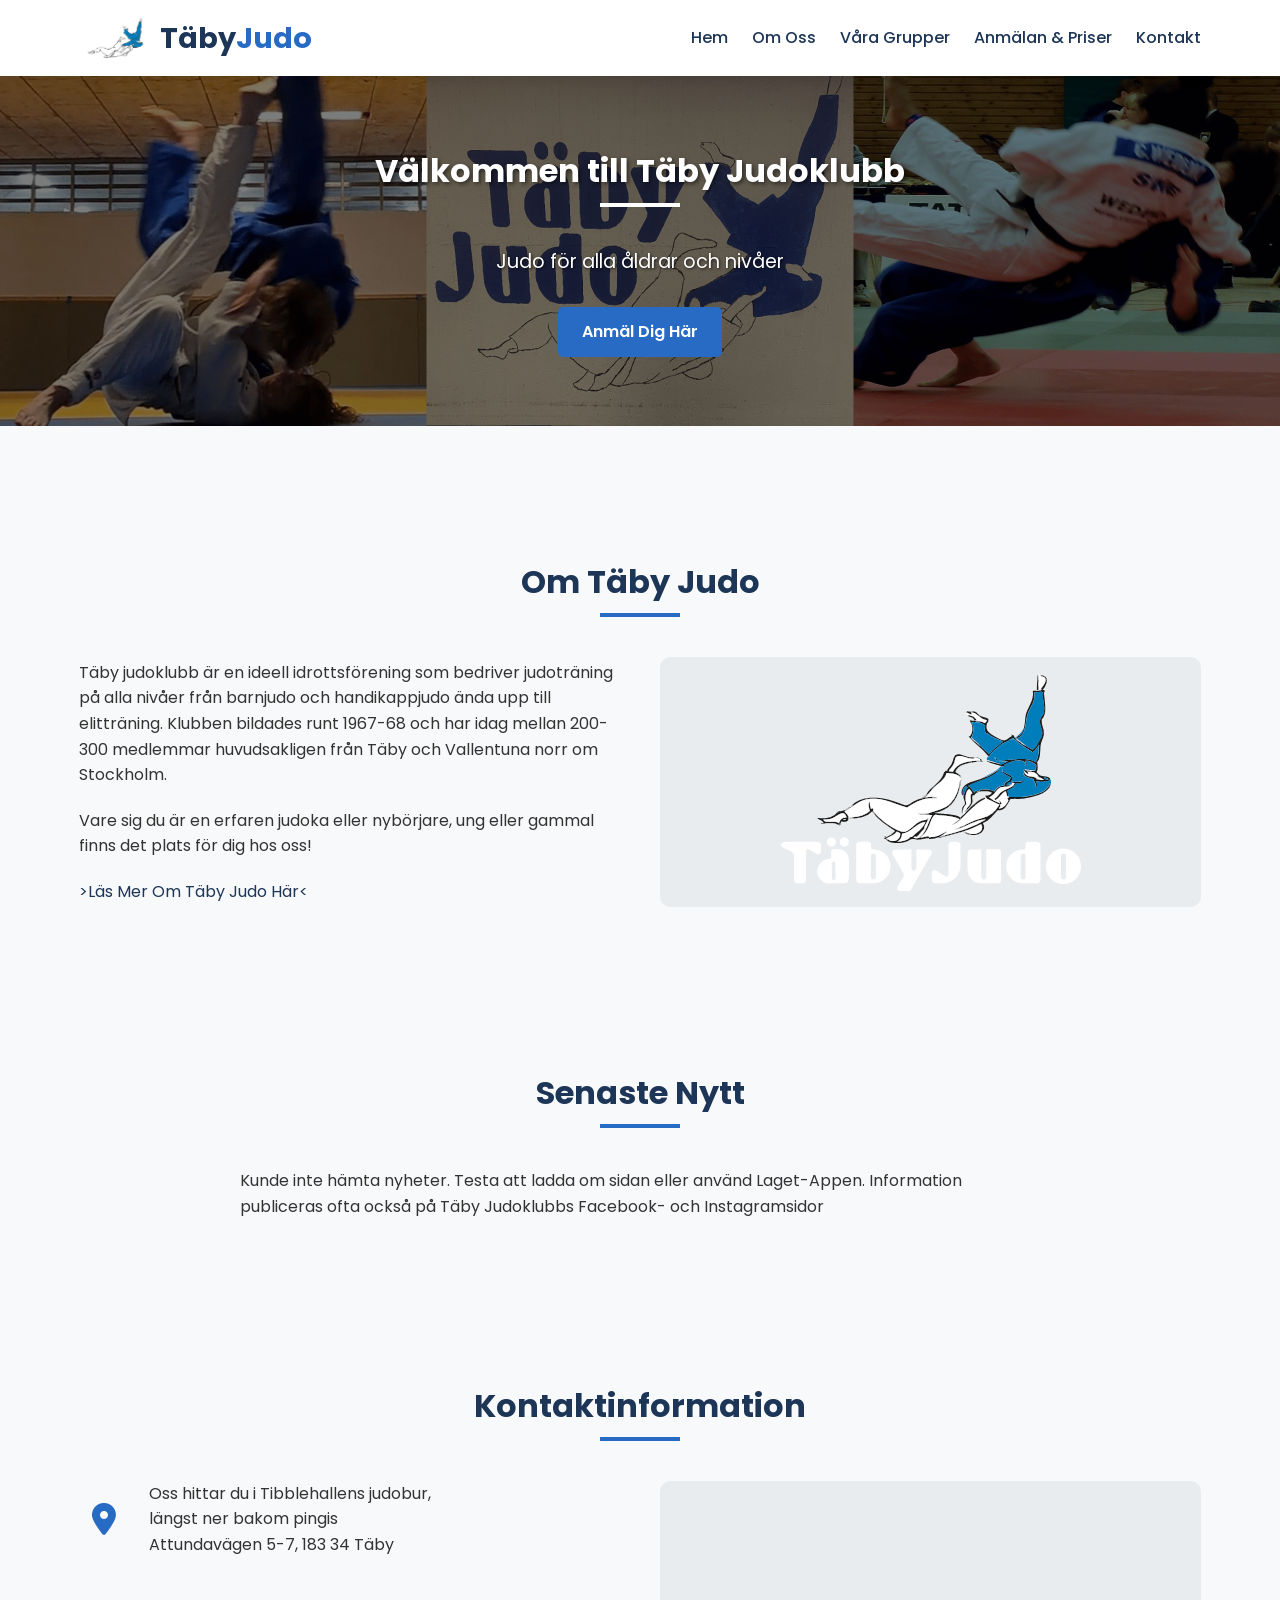
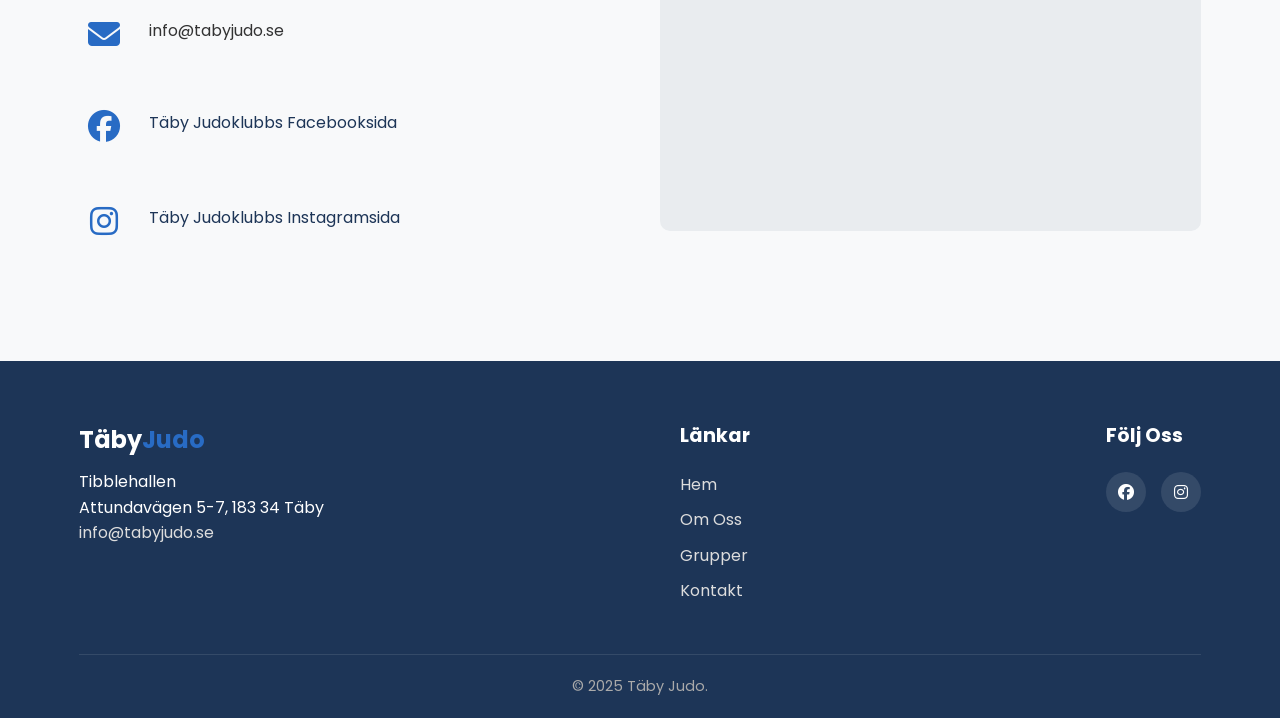
<file: index.html>
<!DOCTYPE html>
<html lang="sv">
<head>
    <meta charset="UTF-8">
    <meta name="viewport" content="width=device-width, initial-scale=1.0">
    <title>Täby Judoklubb</title>
    <link rel="stylesheet" href="style.css">
    <link rel="stylesheet" href="https://cdnjs.cloudflare.com/ajax/libs/font-awesome/6.4.0/css/all.min.css">
</head>
<body>
    <header>
        <div class="container">
            <div class="logo">
                <img src="./bilder/tbyjdologga.png" alt="Täby Judo Logo" class="logo-img">
                <a href="./index.html"><h1>Täby<span>Judo</span></h1></a>
            </div>
            <nav>
                <div class="hamburger">
                    <div class="line"></div>
                    <div class="line"></div>
                    <div class="line"></div>
                </div>                <ul class="nav-links">
                    <li><a href="#hero">Hem</a></li>
                    <li><a href="./about.html">Om Oss</a></li>
                    <li><a href="./groups.html">Våra Grupper</a></li>
                    <li><a href="./signup.html">Anmälan & Priser</a></li>
                    <li><a href="#contact">Kontakt</a></li>
                </ul>
            </nav>
        </div>
    </header>    
    
    <section id="hero">
        <div class="container">              
            <div class="hero-content">
                <h1 class="section-title">Välkommen till Täby Judoklubb</h1>
                <div class="home-content">
                    <p id="home-intro">Judo för alla åldrar och nivåer</p>
                    <a href="./signup.html" class="btn home-intro">Anmäl Dig Här</a>
                </div>
            </div>
        </div>
    </section>

    <section id="about" class="section">
        <div class="container">
            <h2 class="section-title">Om Täby Judo</h2>
            <div class="about-content">
                <div class="about-text">
                    <p>Täby judoklubb är en ideell idrottsförening som bedriver judoträning på alla nivåer från barnjudo och handikappjudo ända upp till elitträning. Klubben bildades runt 1967-68 och har idag mellan 200-300 medlemmar huvudsakligen från Täby och Vallentuna norr om Stockholm.</p>
                    <p>Vare sig du är en erfaren judoka eller nybörjare, ung eller gammal finns det plats för dig hos oss!</p>
                    <a href="./about.html">>Läs Mer Om Täby Judo Här<</a>
                </div>
                <div class="about-image">
                    <!-- Image placeholder -->
                    <div class="image-placeholder">
                        <img src="./bilder/emblem_11266720.png" alt="">
                    </div>
                </div>
            </div>
        </div>
    </section>    <section id="news" class="section">
        <div class="container">
            <h2 class="section-title">Senaste Nytt</h2>
            <div id="news-container" class="news-grid">
                <div class="loading-spinner">
                    <i class="fas fa-spinner fa-pulse"></i>
                    <p>Laddar nyheter...</p>
                </div>
            </div>
        </div>
    </section>

    <section id="contact" class="section">
        <div class="container">
            <h2 class="section-title">Kontaktinformation</h2>
            <div class="contact-content">
                <div class="contact-info">
                    <div class="info-item">
                        <i class="fas fa-map-marker-alt"></i>
                        <p>Oss hittar du i Tibblehallens judobur,</br>längst ner bakom pingis<br> Attundavägen 5-7, 183 34 Täby</p>
                    </div>
                    <div class="info-item">
                        <i class="fas fa-envelope"></i>
                        <p>info@tabyjudo.se</p>
                    </div>
                    <div class="info-item">
                        <a href="https://www.facebook.com/tabyjudo"><i class="fab fa-facebook"></i></a>
                        <p><a href="https://www.facebook.com/tabyjudo">Täby Judoklubbs Facebooksida</a></p>
                    </div>
                    <div class="info-item">
                        <a href="https://www.instagram.com/tabyjudo/"><i class="fab fa-instagram"></i></a>
                        <p><a href="https://www.instagram.com/tabyjudo/">Täby Judoklubbs Instagramsida</a></p>
                    </div>
                </div>
                <div class="map-placeholder">
                    <div class="image-placeholder">
                        <iframe src="https://www.google.com/maps/embed/v1/place?q=Tibblehallen%2C+T%C3%A4by%2C+Sverige&key=AIzaSyBFw0Qbyq9zTFTd-tUY6dZWTgaQzuU17R8&zoom=17" style="border:0;" allowfullscreen="" loading="lazy" class="responsive-iframe"></iframe>                
                    </div>
            </div>
        </div>
    </section>

    <footer>
        <div class="container">
            <div class="footer-content">
                <div class="footer-logo">
                    <h2>Täby<span>Judo</span></h2>
                    <p>Tibblehallen</p>
                    <p>Attundavägen 5-7, 183 34 Täby</p>
                    <a href="mailto:info@tabyjudo.se">info@tabyjudo.se</a>
                </div>
                <div class="footer-links">
                    <h3>Länkar</h3>                    <ul>
                        <li><a href="#hero">Hem</a></li>
                        <li><a href="./about.html">Om Oss</a></li>
                        <li><a href="./groups.html">Grupper</a></li>
                        <li><a href="./index.html#contact">Kontakt</a></li>
                    </ul>
                </div>
                <div class="footer-social">
                    <h3>Följ Oss</h3>
                    <div class="social-icons">
                        <a href="https://www.facebook.com/tabyjudo"><i class="fab fa-facebook"></i></a>
                        <a href="https://www.instagram.com/tabyjudo/"><i class="fab fa-instagram"></i></a>
                        <!--<a href="#"><i class="fab fa-youtube"></i></a>
                        <a href="#"><i class="fab fa-twitter"></i></a>-->
                    </div>
                </div>
            </div>
            <div class="copyright">
                <p>&copy; 2025 Täby Judo.</p>
            </div>
        </div>
    </footer>

    <script src="index.js"></script>
    <script src="news.js"></script>
</body>
</html>
</file>
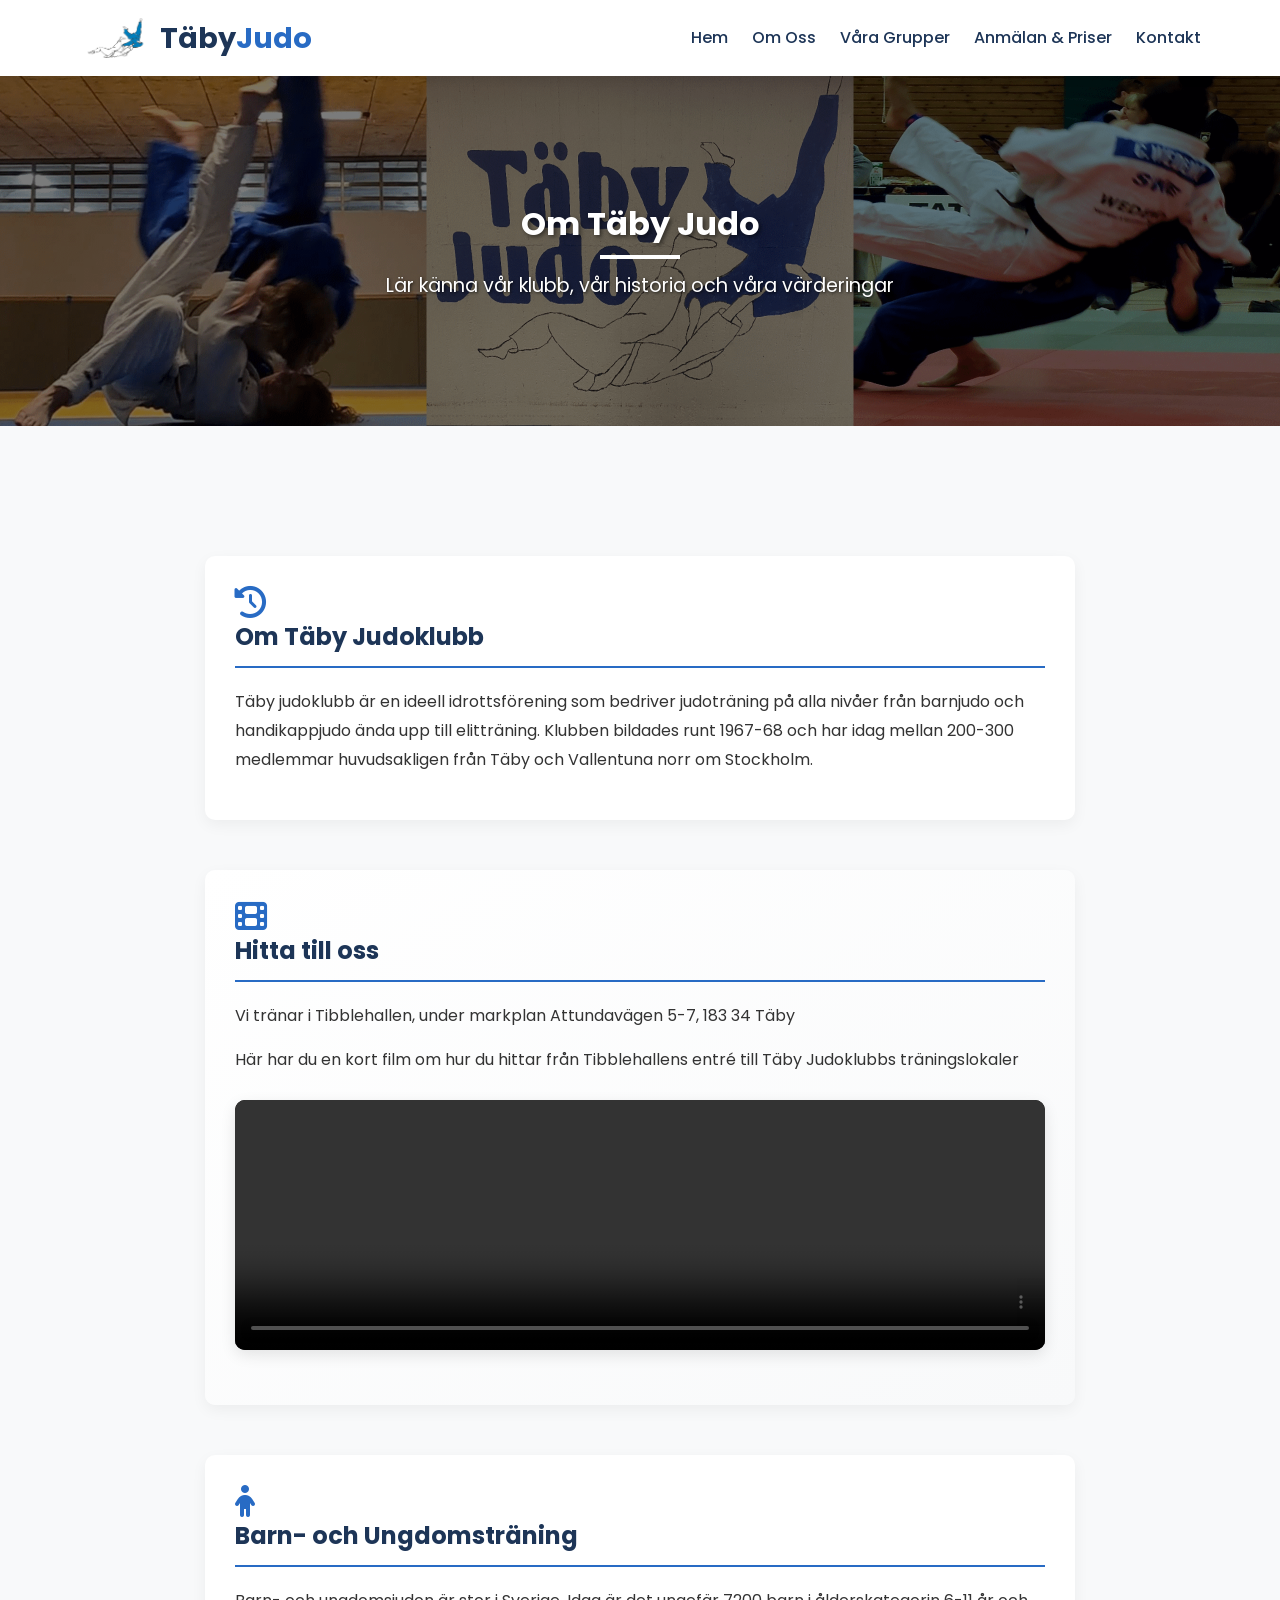
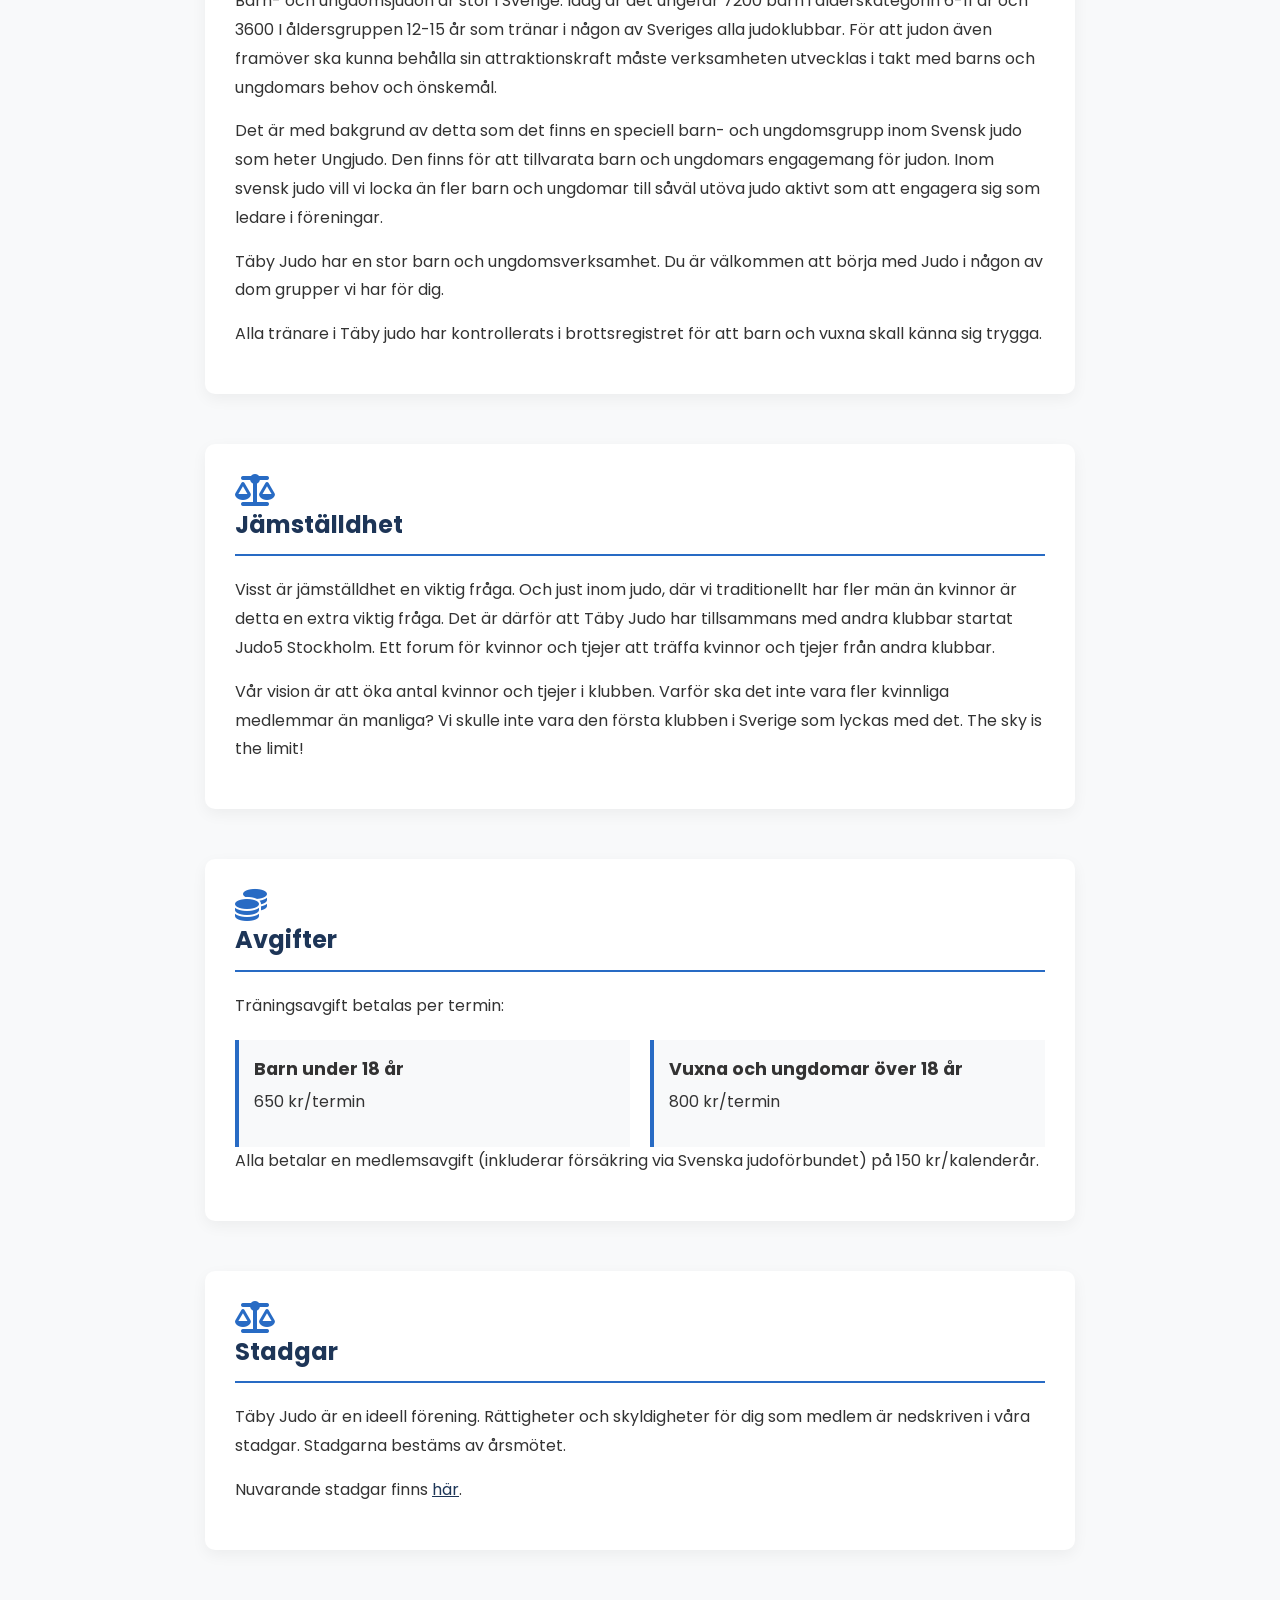
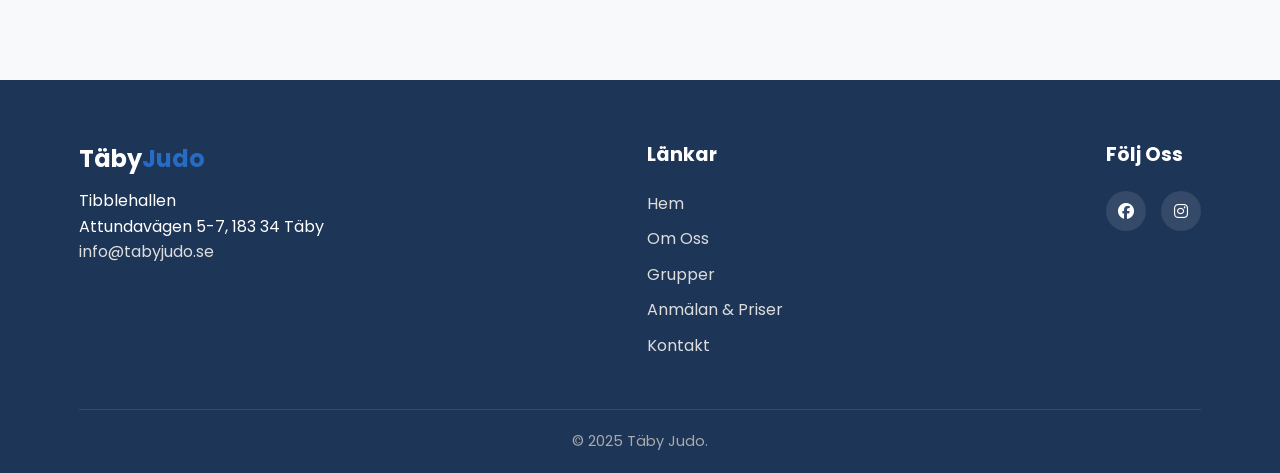
<file: about.html>
<!DOCTYPE html>
<html lang="sv">
<head>
    <meta charset="UTF-8">
    <meta name="viewport" content="width=device-width, initial-scale=1.0">
    <title>Täby Judoklubb</title>
    <link rel="stylesheet" href="style.css">
    <link rel="stylesheet" href="https://cdnjs.cloudflare.com/ajax/libs/font-awesome/6.4.0/css/all.min.css">
</head>
<body>
    <header>
        <div class="container">
            <div class="logo">
                <img src="./bilder/tbyjdologga.png" alt="Täby Judo Logo" class="logo-img">
                <a href="./index.html"><h1>Täby<span>Judo</span></h1></a>
            </div>
            <nav>
                <div class="hamburger">
                    <div class="line"></div>
                    <div class="line"></div>
                    <div class="line"></div>
                </div>                <ul class="nav-links">
                    <li><a href="./index.html">Hem</a></li>
                    <li><a href="./about.html">Om Oss</a></li>
                    <li><a href="./groups.html">Våra Grupper</a></li>
                    <li><a href="./signup.html">Anmälan & Priser</a></li>
                    <li><a href="./index.html#contact">Kontakt</a></li>
                </ul>
            </nav>
        </div>
    </header>    
    
    <section id="about-hero" class="about-hero">
        <div class="container">
            <h1 class="section-title">Om Täby Judo</h1>
            <p class="about-intro">Lär känna vår klubb, vår historia och våra värderingar</p>
        </div>
    </section>

    <section id="about" class="section">
        <div class="container about-container">
            <div class="about-section">
                <i class="fas fa-history about-icon"></i>
                <h3>Om Täby Judoklubb</h3>
                <p>Täby judoklubb är en ideell idrottsförening som bedriver judoträning på alla nivåer från barnjudo och handikappjudo ända upp till elitträning. Klubben bildades runt 1967-68 och har idag mellan 200-300 medlemmar huvudsakligen från Täby och Vallentuna norr om Stockholm.</p>
            </div>

            <div class="about-section video-section">
                <i class="fas fa-film about-icon"></i>
                <h3>Hitta till oss</h3>
                <p>Vi tränar i Tibblehallen, under markplan Attundavägen 5-7, 183 34 Täby</p>
                <p>Här har du en kort film om hur du hittar från Tibblehallens entré till Täby Judoklubbs träningslokaler</p>
                <div class="about-video-container">
                    <video controls class="about-video">
                        <source src="./film.mp4" type="video/mp4">
                        Din webbläsare stödjer inte videouppspelning.
                    </video>
                </div>
            </div>
            
            <div class="about-section">
                <i class="fas fa-child about-icon"></i>
                <h3>Barn- och Ungdomsträning</h3>
                <p>Barn- och ungdomsjudon är stor i Sverige. Idag är det ungefär 7200 barn i ålderskategorin 6-11 år och 3600 I åldersgruppen 12-15 år som tränar i någon av Sveriges alla judoklubbar. För att judon även framöver ska kunna behålla sin attraktionskraft måste verksamheten utvecklas i takt med barns och ungdomars behov och önskemål.</p>
                <p>Det är med bakgrund av detta som det finns en speciell barn- och ungdomsgrupp inom Svensk judo som heter Ungjudo. Den finns för att tillvarata barn och ungdomars engagemang för judon. Inom svensk judo vill vi locka än fler barn och ungdomar till såväl utöva judo aktivt som att engagera sig som ledare i föreningar.</p>
                <p>Täby Judo har en stor barn och ungdomsverksamhet. Du är välkommen att börja med Judo i någon av dom grupper vi har för dig.</p>
                <p>Alla tränare i Täby judo har kontrollerats i brottsregistret för att barn och vuxna skall känna sig trygga.</p>
            </div>
            
            <div class="about-section">
                <i class="fas fa-balance-scale about-icon"></i>
                <h3>Jämställdhet</h3>
                <p>Visst är jämställdhet en viktig fråga. Och just inom judo, där vi traditionellt har fler män än kvinnor är detta en extra viktig fråga. Det är därför att Täby Judo har tillsammans med andra klubbar startat Judo5 Stockholm. Ett forum för kvinnor och tjejer att träffa kvinnor och tjejer från andra klubbar.</p>
                <p>Vår vision är att öka antal kvinnor och tjejer i klubben. Varför ska det inte vara fler kvinnliga medlemmar än manliga? Vi skulle inte vara den första klubben i Sverige som lyckas med det. The sky is the limit!</p>
            </div>
            
            <div class="about-section">
                <i class="fas fa-coins about-icon"></i>
                <h3>Avgifter</h3>
                <p>Träningsavgift betalas per termin:</p>
                <div class="about-fees">
                    <div class="about-fee-item">
                        <strong>Barn under 18 år</strong>
                        <p>650 kr/termin</p>
                    </div>
                    <div class="about-fee-item">
                        <strong>Vuxna och ungdomar över 18 år</strong>
                        <p>800 kr/termin</p>
                    </div>
                </div>
                <p>Alla betalar en medlemsavgift (inkluderar försäkring via Svenska judoförbundet) på 150 kr/kalenderår.</p>
            </div>

            <div class="about-section">
                <i class="fas fa-balance-scale about-icon"></i>
                <h3>Stadgar</h3>
                <p>Täby Judo är en ideell förening. Rättigheter och skyldigheter för dig som medlem är nedskriven i våra stadgar. Stadgarna bestäms av årsmötet.</p>
                <p>Nuvarande stadgar finns <a href="https://drive.google.com/file/d/1S3XCAtdV-00ipBUQ7HR7FmRsqAapN4bw" target="_blank"><u>här</u></a>.</p>
            </div>
        </div>
    </section>

    <footer>
        <div class="container">
            <div class="footer-content">
                <div class="footer-logo">
                    <h2>Täby<span>Judo</span></h2>
                    <p>Tibblehallen</p>
                    <p>Attundavägen 5-7, 183 34 Täby</p>
                    <a href="mailto:info@tabyjudo.se">info@tabyjudo.se</a>
                </div>
                <div class="footer-links">
                    <h3>Länkar</h3>                    <ul>
                        <li><a href="./index.html">Hem</a></li>
                        <li><a href="./about.html">Om Oss</a></li>
                        <li><a href="./groups.html">Grupper</a></li>
                        <li><a href="./signup.html">Anmälan & Priser</a></li>
                        <li><a href="./index.html#contact">Kontakt</a></li>
                    </ul>
                </div>
                <div class="footer-social">
                    <h3>Följ Oss</h3>
                    <div class="social-icons">
                        <a href="https://www.facebook.com/tabyjudo"><i class="fab fa-facebook"></i></a>
                        <a href="https://www.instagram.com/tabyjudo/"><i class="fab fa-instagram"></i></a>
                        <!--<a href="#"><i class="fab fa-youtube"></i></a>
                        <a href="#"><i class="fab fa-twitter"></i></a>-->
                    </div>
                </div>
            </div>
            <div class="copyright">
                <p>&copy; 2025 Täby Judo.</p>
            </div>
        </div>
    </footer>

    <script src="index.js"></script>
</body>
</html>
</file>
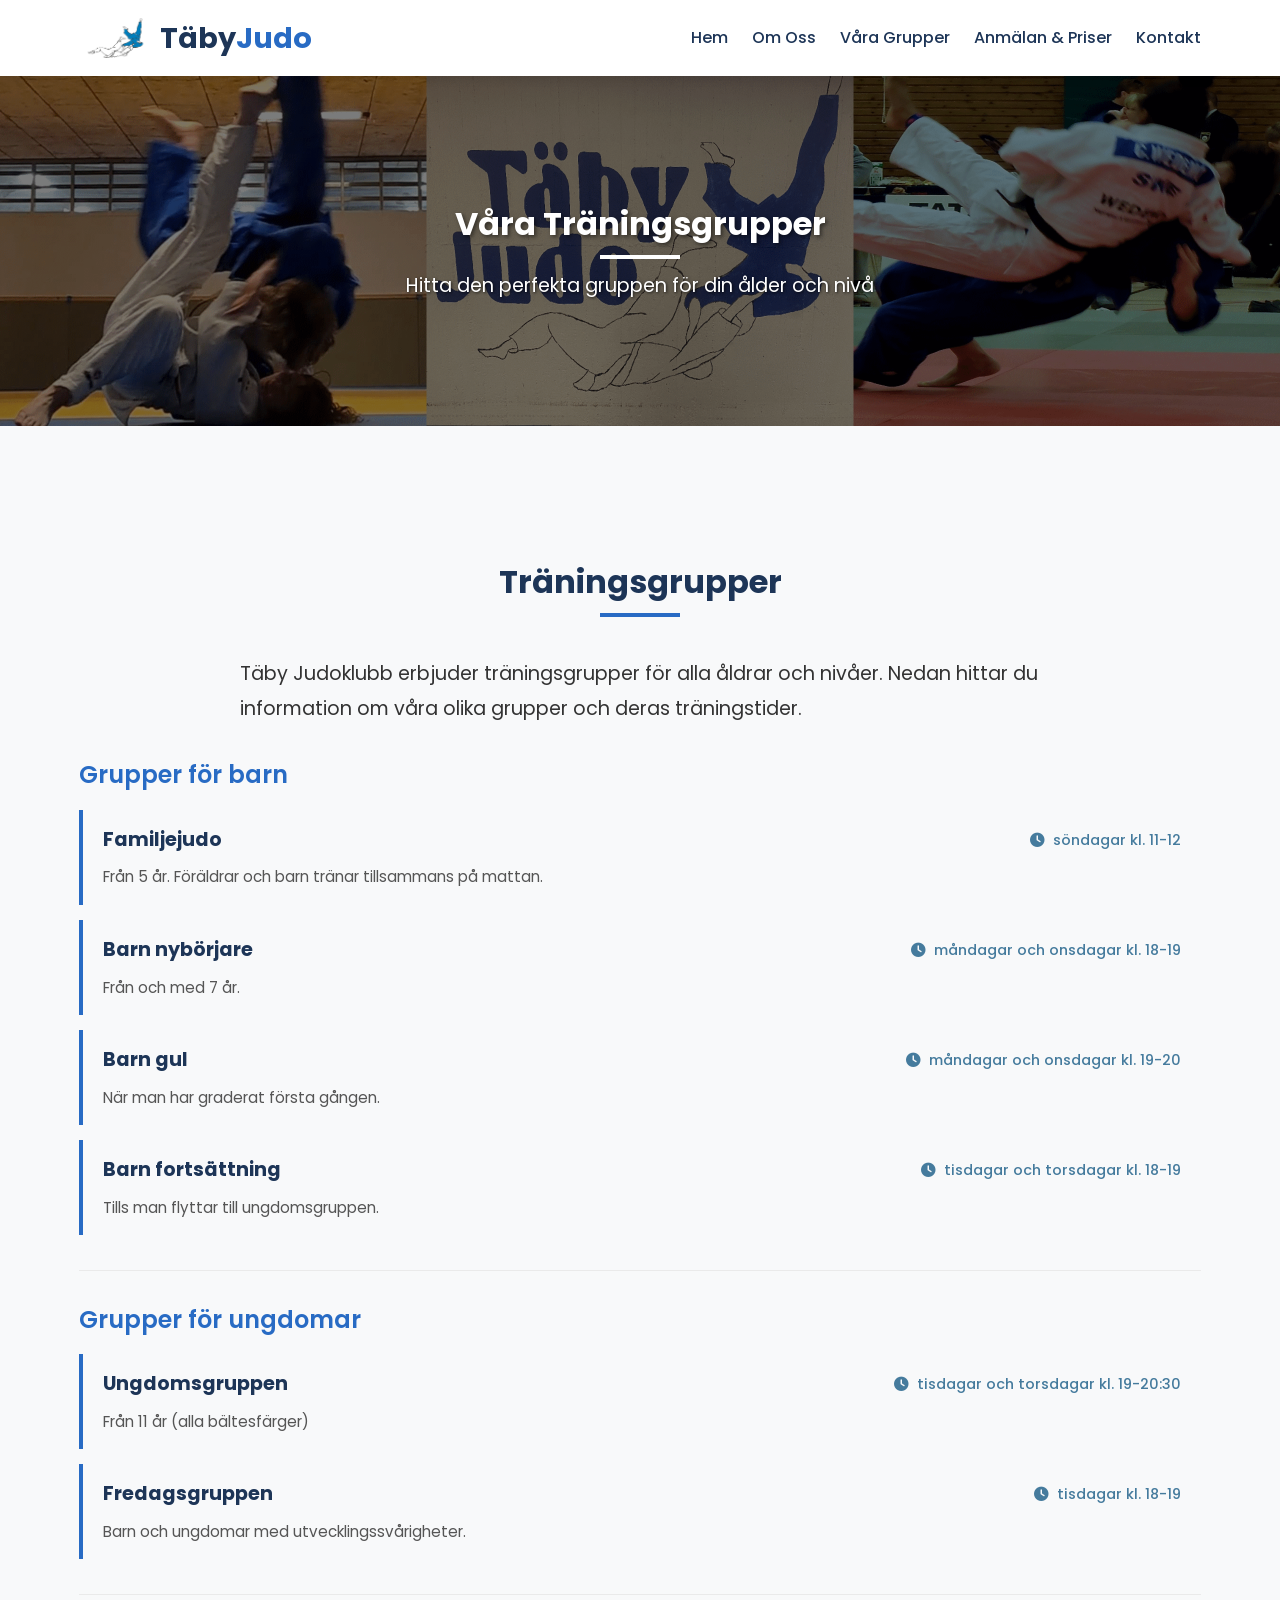
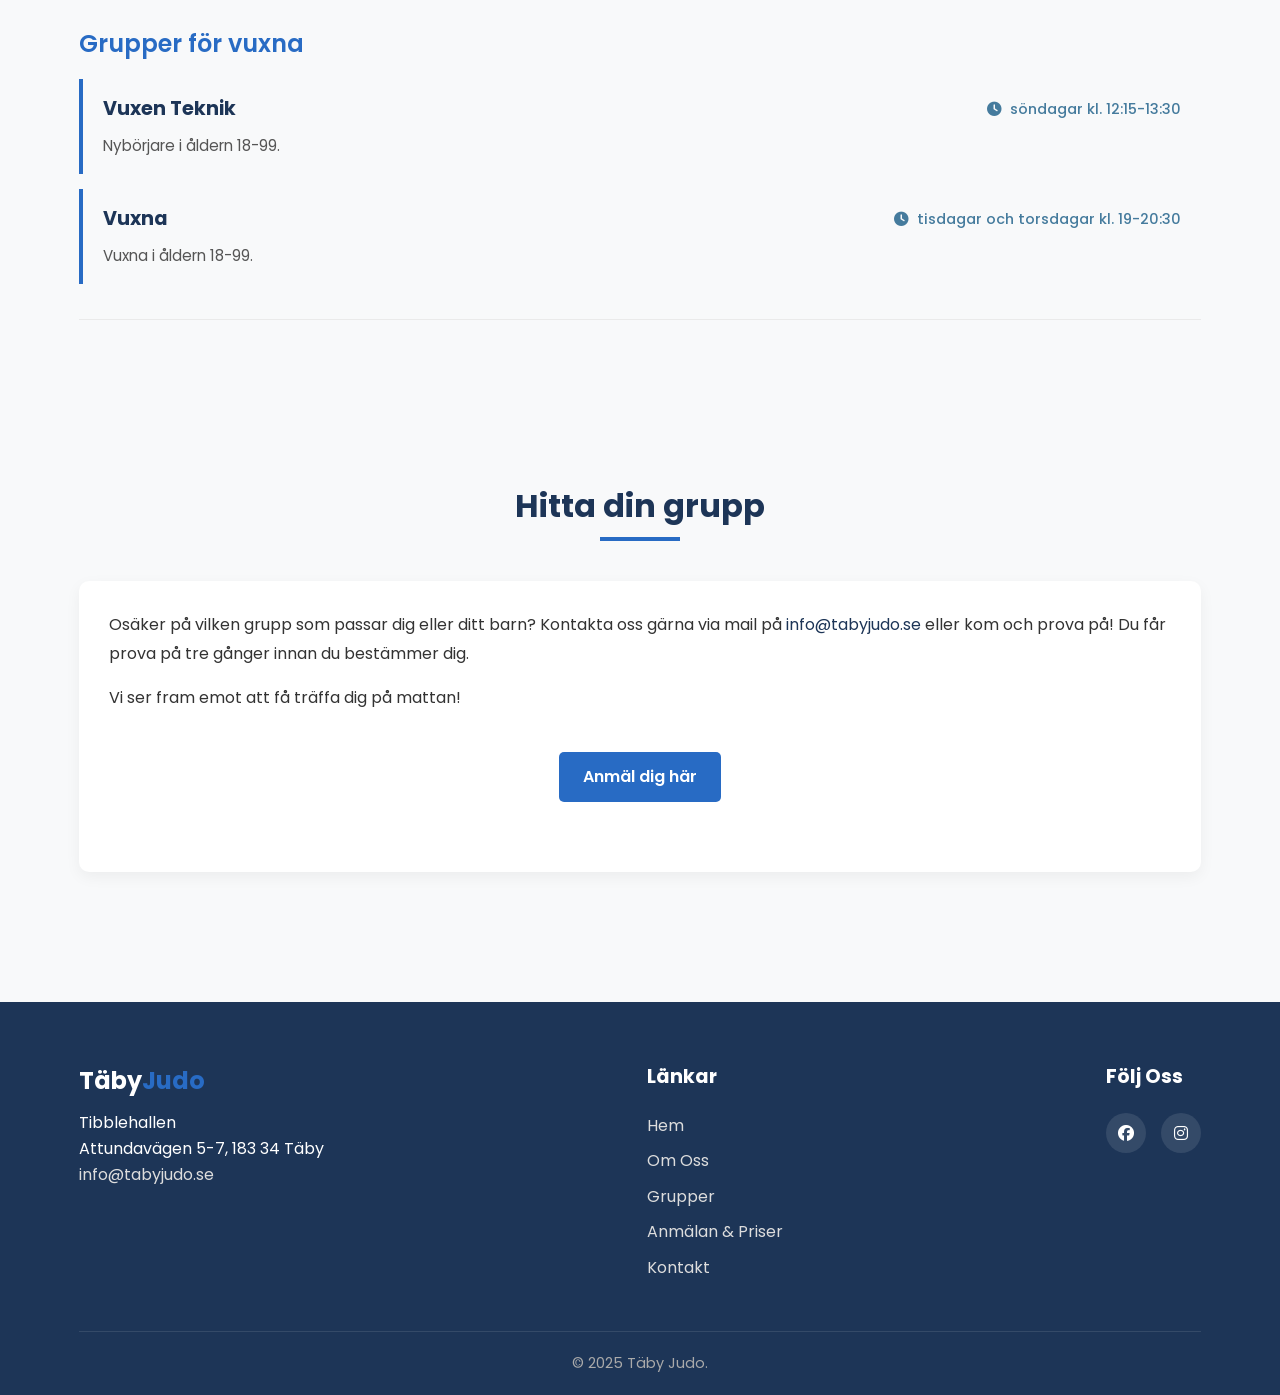
<file: groups.html>
<!DOCTYPE html>
<html lang="sv">
<head>
    <meta charset="UTF-8">
    <meta name="viewport" content="width=device-width, initial-scale=1.0">
    <title>Våra Grupper - Täby Judoklubb</title>
    <link rel="stylesheet" href="style.css">
    <link rel="stylesheet" href="https://cdnjs.cloudflare.com/ajax/libs/font-awesome/6.4.0/css/all.min.css">
</head>
<body>
    <header>
        <div class="container">
            <div class="logo">
                <img src="./bilder/tbyjdologga.png" alt="Täby Judo Logo" class="logo-img">
                <a href="./index.html"><h1>Täby<span>Judo</span></h1></a>
            </div>
            <nav>
                <div class="hamburger">
                    <div class="line"></div>
                    <div class="line"></div>
                    <div class="line"></div>
                </div>
                <ul class="nav-links">
                    <li><a href="./index.html">Hem</a></li>
                    <li><a href="./about.html">Om Oss</a></li>
                    <li><a href="./groups.html">Våra Grupper</a></li>
                    <li><a href="./signup.html">Anmälan & Priser</a></li>
                    <li><a href="./index.html#contact">Kontakt</a></li>
                </ul>
            </nav>
        </div>
    </header>    
    
    <section id="groups-hero" class="about-hero">
        <div class="container">
            <h1 class="section-title">Våra Träningsgrupper</h1>
            <p class="about-intro">Hitta den perfekta gruppen för din ålder och nivå</p>
        </div>
    </section>
    
    <section id="groups" class="section">
        <div class="container">
            <h2 class="section-title">Träningsgrupper</h2>
            <p class="groups-intro">Täby Judoklubb erbjuder träningsgrupper för alla åldrar och nivåer. Nedan hittar du information om våra olika grupper och deras träningstider.</p>
            
            <div class="groups-list">
                <div class="group-category">
                    <h3>Grupper för barn</h3>
                    <ul class="group-items">
                        <li class="group-item">
                            <div class="group-header">
                                <h4>Familjejudo</h4>
                                <span class="group-time"><i class="fas fa-clock"></i> söndagar kl. 11-12</span>
                            </div>
                            <div class="group-description">
                                <p>Från 5 år. Föräldrar och barn tränar tillsammans på mattan.</p>
                            </div>
                        </li>
                        <li class="group-item">
                            <div class="group-header">
                                <h4>Barn nybörjare</h4>
                                <span class="group-time"><i class="fas fa-clock"></i> måndagar och onsdagar kl. 18-19</span>
                            </div>
                            <div class="group-description">
                                <p>Från och med 7 år.</p>
                            </div>
                        </li>
                        <li class="group-item">
                            <div class="group-header">
                                <h4>Barn gul</h4>
                                <span class="group-time"><i class="fas fa-clock"></i> måndagar och onsdagar kl. 19-20</span>
                            </div>
                            <div class="group-description">
                                <p>När man har graderat första gången.</p>
                            </div>
                        </li>
                        <li class="group-item">
                            <div class="group-header">
                                <h4>Barn fortsättning</h4>
                                <span class="group-time"><i class="fas fa-clock"></i> tisdagar och torsdagar kl. 18-19</span>
                            </div>
                            <div class="group-description">
                                <p>Tills man flyttar till ungdomsgruppen.</p>
                            </div>
                        </li>
                    </ul>
                </div>
                
                <div class="group-category">
                    <h3>Grupper för ungdomar</h3>
                    <ul class="group-items">
                        <li class="group-item">
                            <div class="group-header">
                                <h4>Ungdomsgruppen</h4>
                                <span class="group-time"><i class="fas fa-clock"></i> tisdagar och torsdagar kl. 19-20:30</span>
                            </div>
                            <div class="group-description">
                                <p>Från 11 år (alla bältesfärger)</p>
                            </div>
                        </li>
                        <li class="group-item">
                            <div class="group-header">
                                <h4>Fredagsgruppen</h4>
                                <span class="group-time"><i class="fas fa-clock"></i> tisdagar kl. 18-19</span>
                            </div>
                            <div class="group-description">
                                <p>Barn och ungdomar med utvecklingssvårigheter.</p>
                            </div>
                        </li>
                    </ul>
                </div>
                
                <div class="group-category">
                    <h3>Grupper för vuxna</h3>
                    <ul class="group-items">
                        <li class="group-item">
                            <div class="group-header">
                                <h4>Vuxen Teknik</h4>
                                <span class="group-time"><i class="fas fa-clock"></i> söndagar kl. 12:15-13:30</span>
                            </div>
                            <div class="group-description">
                                <p>Nybörjare i åldern 18-99.</p>
                            </div>
                        </li>
                        <li class="group-item">
                            <div class="group-header">
                                <h4>Vuxna</h4>
                                <span class="group-time"><i class="fas fa-clock"></i> tisdagar och torsdagar kl. 19-20:30</span>
                            </div>
                            <div class="group-description">
                                <p>Vuxna i åldern 18-99.</p>
                            </div>
                        </li>
<!--
                        <li class="group-item">
                            <div class="group-header">
                                <h4>Kata</h4>
                                <span class="group-time"><i class="fas fa-clock"></i> torsdagar kl. 20:30</span>
                            </div>
                            <div class="group-description">
                                <p>Vi tränar kata till DAN grader.</p>
                            </div>
                        </li>
-->
                    </ul>
                </div>
            </div>
        </div>
    </section>

    <section class="section">
        <div class="container">
            <h2 class="section-title">Hitta din grupp</h2>
            <div class="about-section">
                <p>Osäker på vilken grupp som passar dig eller ditt barn? Kontakta oss gärna via mail på <a href="mailto:info@tabyjudo.se">info@tabyjudo.se</a> eller kom och prova på! Du får prova på tre gånger innan du bestämmer dig.</p>
                <p>Vi ser fram emot att få träffa dig på mattan!</p>
                <div class="signup-button-container">
                    <a href="./signup.html" class="btn">Anmäl dig här</a>
                </div>
            </div>
        </div>
    </section>

    <footer>
        <div class="container">
            <div class="footer-content">
                <div class="footer-logo">
                    <h2>Täby<span>Judo</span></h2>
                    <p>Tibblehallen</p>
                    <p>Attundavägen 5-7, 183 34 Täby</p>
                    <a href="mailto:info@tabyjudo.se">info@tabyjudo.se</a>
                </div>
                <div class="footer-links">
                    <h3>Länkar</h3>
                    <ul>
                        <li><a href="./index.html">Hem</a></li>
                        <li><a href="./about.html">Om Oss</a></li>
                        <li><a href="./groups.html">Grupper</a></li>
                        <li><a href="./signup.html">Anmälan & Priser</a></li>
                        <li><a href="./index.html#contact">Kontakt</a></li>
                    </ul>
                </div>
                <div class="footer-social">
                    <h3>Följ Oss</h3>
                    <div class="social-icons">
                        <a href="https://www.facebook.com/tabyjudo"><i class="fab fa-facebook"></i></a>
                        <a href="https://www.instagram.com/tabyjudo/"><i class="fab fa-instagram"></i></a>
                    </div>
                </div>
            </div>
            <div class="copyright">
                <p>&copy; 2025 Täby Judo.</p>
            </div>
        </div>
    </footer>

    <script src="index.js"></script>
</body>
</html>
</file>
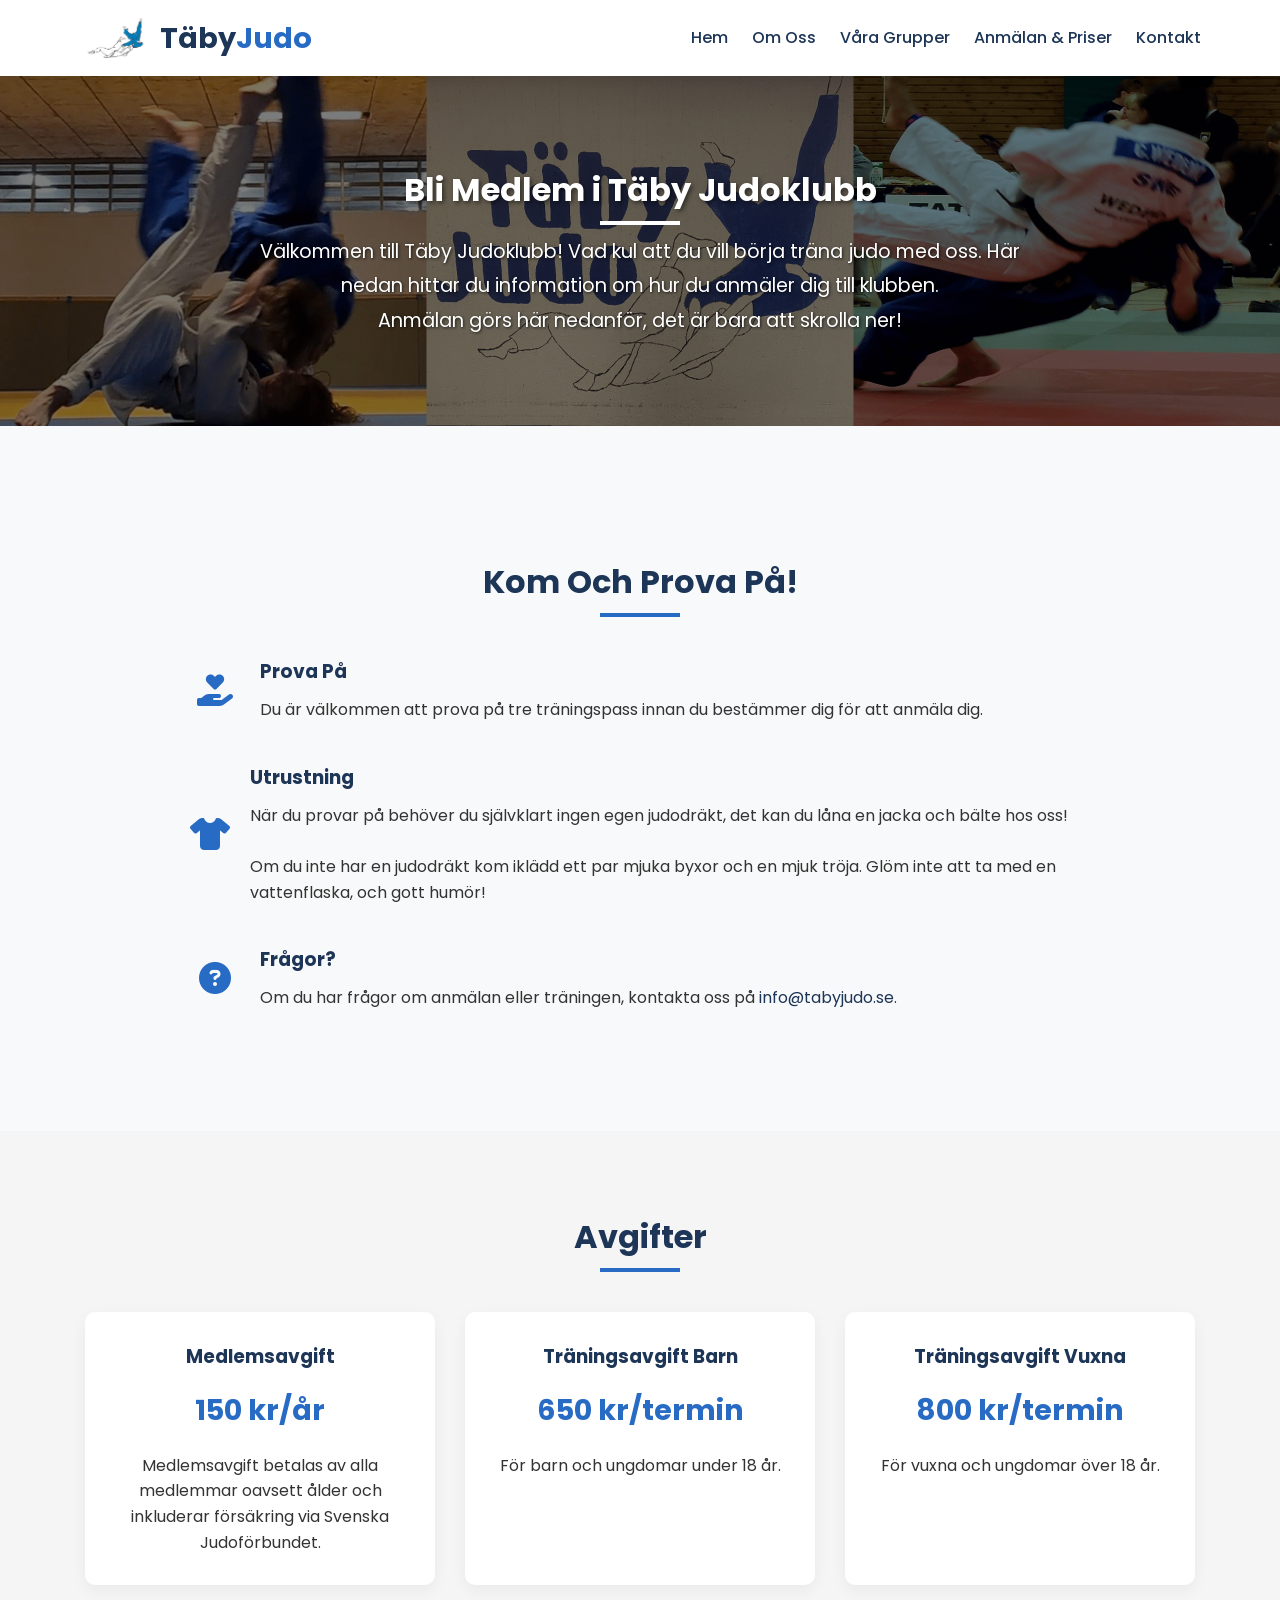
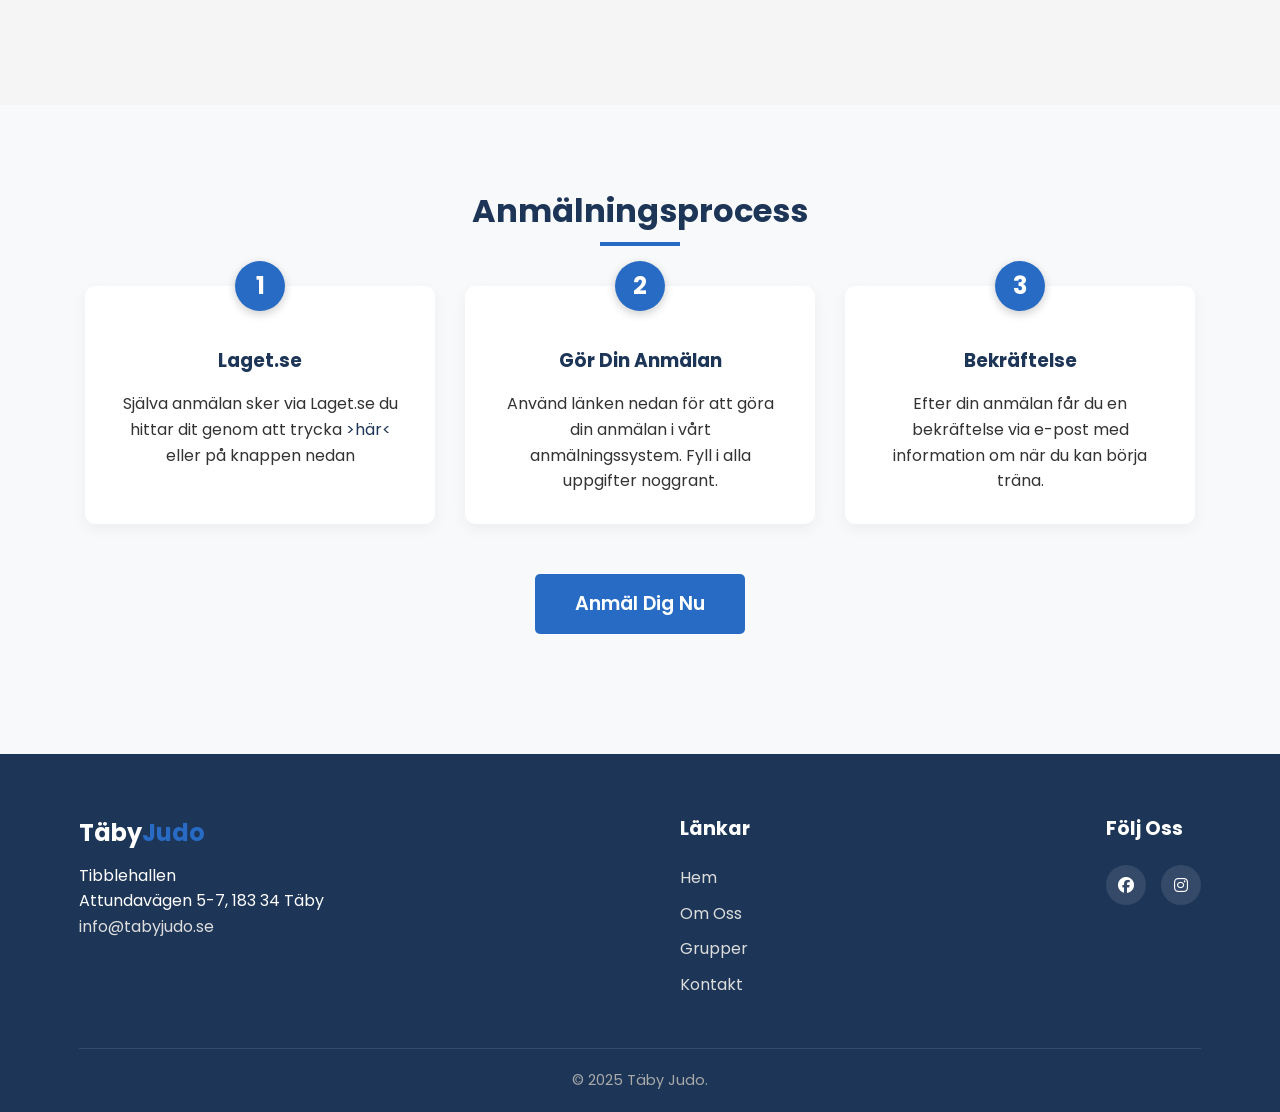
<file: signup.html>
<!DOCTYPE html>
<html lang="sv">
<head>
    <meta charset="UTF-8">
    <meta name="viewport" content="width=device-width, initial-scale=1.0">
    <title>Anmälan - Täby Judoklubb</title>
    <link rel="stylesheet" href="style.css">
    <link rel="stylesheet" href="https://cdnjs.cloudflare.com/ajax/libs/font-awesome/6.4.0/css/all.min.css">
</head>
<body>
    <header>
        <div class="container">
            <div class="logo">
                <img src="./bilder/tbyjdologga.png" alt="Täby Judo Logo" class="logo-img">
                <a href="./index.html"><h1>Täby<span>Judo</span></h1></a>
            </div>
            <nav>
                <div class="hamburger">
                    <div class="line"></div>
                    <div class="line"></div>
                    <div class="line"></div>
                </div>                <ul class="nav-links">
                    <li><a href="./index.html">Hem</a></li>
                    <li><a href="./about.html">Om Oss</a></li>
                    <li><a href="./groups.html">Våra Grupper</a></li>
                    <li><a href="./signup.html">Anmälan & Priser</a></li>
                    <li><a href="./index.html#contact">Kontakt</a></li>
                </ul>
            </nav>
        </div>
    </header>    
    
    <section id="signup-hero" class="signup-hero">
        <div class="container">
            <h1 class="section-title">Bli Medlem i Täby Judoklubb</h1>
            <div class="signup-content">
                <p class="signup-intro">Välkommen till Täby Judoklubb! Vad kul att du vill börja träna judo med oss. Här nedan hittar du information om hur du anmäler dig till klubben.</p>
                <p class="signup-intro">Anmälan görs här nedanför, det är bara att skrolla ner!</p>
            </div>
        </div>
    </section>

    <section class="section">
        <div class="container">
            <h2 class="section-title">Kom Och Prova På!</h2>
            <div class="info-content">
                <div class="info-item">
                    <i class="fas fa-hand-holding-heart"></i>
                    <div class="info-text">
                        <h3>Prova På</h3>
                        <p>Du är välkommen att prova på tre träningspass innan du bestämmer dig för att anmäla dig.</p>
                    </div>
                </div>
                <div class="info-item">
                    <i class="fas fa-tshirt"></i>
                    <div class="info-text">
                        <h3>Utrustning</h3>
                        <p>När du provar på behöver du självklart ingen egen judodräkt, det kan du låna en jacka och bälte hos oss!</p>
                        <br>
                        <p>Om du inte har en judodräkt kom iklädd ett par mjuka byxor och en mjuk tröja. Glöm inte att ta med en vattenflaska, och gott humör!</p>
                    </div>
                </div>
                <div class="info-item">
                    <i class="fas fa-question-circle"></i>
                    <div class="info-text">
                        <h3>Frågor?</h3>
                        <p>Om du har frågor om anmälan eller träningen, kontakta oss på <a href="mailto:info@tabyjudo.se">info@tabyjudo.se</a>.</p>
                    </div>
                </div>
            </div>
        </div>
    </section>

    <section class="section gray-bg">
        <div class="container">
            <h2 class="section-title">Avgifter</h2>
            <div class="fees-container">
                <div class="fee-card">
                    <h3>Medlemsavgift</h3>
                    <p class="fee">150 kr/år</p>
                    <p>Medlemsavgift betalas av alla medlemmar oavsett ålder och inkluderar försäkring via Svenska Judoförbundet.</p>
                </div>
                <div class="fee-card">
                    <h3>Träningsavgift Barn</h3>
                    <p class="fee">650 kr/termin</p>
                    <p>För barn och ungdomar under 18 år.</p>
                </div>
                <div class="fee-card">
                    <h3>Träningsavgift Vuxna</h3>
                    <p class="fee">800 kr/termin</p>
                    <p>För vuxna och ungdomar över 18 år.</p>
                </div>
            </div>
        </div>
    </section>

    <section class="section">
        <div class="container">
            <h2 class="section-title">Anmälningsprocess</h2>
            <div class="signup-steps">
                <div class="step-card">
                    <div class="step-number">1</div>
                    <h3>Laget.se</h3>
                    <p>Själva anmälan sker via Laget.se du hittar dit genom att trycka <a href="">>här<</a> eller på knappen nedan</p>
                </div>
                <div class="step-card">
                    <div class="step-number">2</div>
                    <h3>Gör Din Anmälan</h3>
                    <p>Använd länken nedan för att göra din anmälan i vårt anmälningssystem. Fyll i alla uppgifter noggrant.</p>
                </div>
                <div class="step-card">
                    <div class="step-number">3</div>
                    <h3>Bekräftelse</h3>
                    <p>Efter din anmälan får du en bekräftelse via e-post med information om när du kan börja träna.</p>
                </div>
            </div>
            
            <div class="signup-button-container">
                <a href="https://laget.se/TabyJudo/Member" target="_blank" class="btn btn-large">Anmäl Dig Nu</a>
            </div>
        </div>
    </section>

    <footer>
        <div class="container">
            <div class="footer-content">
                <div class="footer-logo">
                    <h2>Täby<span>Judo</span></h2>
                    <p>Tibblehallen</p>
                    <p>Attundavägen 5-7, 183 34 Täby</p>
                    <a href="mailto:info@tabyjudo.se">info@tabyjudo.se</a>
                </div>
                <div class="footer-links">
                    <h3>Länkar</h3>
                    <ul>
                        <li><a href="./index.html">Hem</a></li>
                        <li><a href="./about.html">Om Oss</a></li>
                        <li><a href="./index.html#programs">Grupper</a></li>
                        <li><a href="./index.html#contact">Kontakt</a></li>
                    </ul>
                </div>
                <div class="footer-social">
                    <h3>Följ Oss</h3>
                    <div class="social-icons">
                        <a href="https://www.facebook.com/tabyjudo"><i class="fab fa-facebook"></i></a>
                        <a href="https://www.instagram.com/tabyjudo/"><i class="fab fa-instagram"></i></a>
                    </div>
                </div>
            </div>
            <div class="copyright">
                <p>&copy; 2025 Täby Judo.</p>
            </div>
        </div>
    </footer>

    <script src="index.js"></script>
</body>
</html>
</file>
<file: style.css>
@import url('https://fonts.googleapis.com/css2?family=Poppins:wght@300;400;500;600;700&display=swap');

:root {
    --primary-color: #286bc4;
    --secondary-color: #1d3557;
    --light-color: #f1faee;
    --dark-color: #1d3557;
    --accent-color: #457b9d;
    --transition: all 0.3s ease;
}

* {
    margin: 0;
    padding: 0;
    box-sizing: border-box;
}

html {
    overflow-wrap: break-word;
    word-wrap: break-word;
    -ms-word-break: break-all;
    word-break: break-word;
    -ms-hyphens: auto;
    -webkit-hyphens: auto;
    hyphens: auto;
}

body {
    font-family: 'Poppins', sans-serif;
    line-height: 1.6;
    color: #333;
    background-color: #f8f9fa;
}

.container {
    width: 90%;
    max-width: 1200px;
    margin: 0 auto;
    padding: 0 15px;
}

a {
    text-decoration: none;
    color: var(--dark-color);
    max-width: 100%;
    display: inline-block;
    word-break: break-all;
    vertical-align: top;
}

ul {
    list-style: none;
}

p, h1, h2, h3, h4, h5, h6, a, div, span {
    max-width: 100%;
    overflow-wrap: break-word;
}

.btn {
    display: inline-block;
    background: var(--primary-color);
    color: white;
    padding: 12px 24px;
    border-radius: 5px;
    font-weight: 600;
    transition: var(--transition);
    border: none;
    cursor: pointer;
}

.btn:hover {
    background: #1d3557;
    transform: translateY(-3px);
    box-shadow: 0 5px 15px rgba(0, 0, 0, 0.1);
}

header {
    background-color: white;
    box-shadow: 0 2px 10px rgba(0, 0, 0, 0.1);
    position: sticky;
    top: 0;
    z-index: 100;
}

header .container {
    display: flex;
    justify-content: space-between;
    align-items: center;
    padding: 15px;
}

.logo {
    display: flex;
    align-items: center;
}

.logo-img {
    height: 40px;
    width: auto;
    margin-right: 10px;
}

.logo h1 {
    font-size: 1.8rem;
    font-weight: 700;
    color: var(--secondary-color);
}

.logo span {
    color: var(--primary-color);
}

nav {
    display: flex;
    align-items: center;
}

.nav-links {
    display: flex;
    transition: var(--transition);
}

.nav-links li {
    margin-left: 1.5rem;
}

.nav-links a {
    font-weight: 500;
    transition: var(--transition);
}

.nav-links a:hover {
    color: var(--primary-color);
}

.hamburger {
    display: none;
    cursor: pointer;
}

.hamburger .line {
    width: 25px;
    height: 3px;
    background-color: var(--dark-color);
    margin: 5px;
    border-radius: 3px;
    transition: var(--transition);
}

/* Hero content styles handled in the hero section styling */

.section {
    padding: 80px 0;
}

.section-title {
    text-align: center;
    margin-bottom: 50px;
    font-size: 2rem;
    color: var(--secondary-color);
    position: relative;
}

.section-title::after {
    content: '';
    position: absolute;
    left: 50%;
    bottom: -10px;
    transform: translateX(-50%);
    width: 80px;
    height: 4px;
    background: var(--primary-color);
}

.about-content {
    display: flex;
    align-items: center;
    gap: 40px;
}

.about-text,
.about-image {
    flex: 1;
}

.about-text p {
    margin-bottom: 20px;
}

/* Groups preview styling */
.groups-preview {
    max-width: 800px;
    margin: 0 auto 30px;
}

.group-items-preview {
    list-style: none;
}

.group-items-preview .group-item {
    background-color: #f8f9fa;
    border-left: 4px solid var(--primary-color);
    padding: 12px 20px;
    margin-bottom: 12px;
    transition: var(--transition);
}

.group-items-preview .group-item:hover {
    box-shadow: 0 3px 10px rgba(0, 0, 0, 0.1);
    transform: translateX(5px);
}

/* Groups list styling */
.groups-list {
    display: flex;
    flex-direction: column;
    gap: 30px;
    margin-top: 30px;
}

.group-category {
    border-bottom: 1px solid #eaeaea;
    padding-bottom: 20px;
}

.group-category h3 {
    color: var(--primary-color);
    margin-bottom: 15px;
    font-size: 1.5rem;
    font-weight: 600;
}

.group-items {
    list-style: none;
}

.group-item {
    background-color: #f8f9fa;
    border-left: 4px solid var(--primary-color);
    padding: 15px 20px;
    margin-bottom: 15px;
    transition: var(--transition);
}

.group-item:hover {
    box-shadow: 0 3px 10px rgba(0, 0, 0, 0.1);
    transform: translateX(5px);
}

.group-header {
    display: flex;
    justify-content: space-between;
    align-items: center;
    margin-bottom: 10px;
}

.group-header h4 {
    font-size: 1.2rem;
    color: var(--secondary-color);
    margin: 0;
}

.group-time {
    color: var(--accent-color);
    font-weight: 500;
    font-size: 0.9rem;
}

.group-time i {
    margin-right: 5px;
}

.group-description p {
    font-size: 0.95rem;
    color: #555;
    margin: 0;
}

.contact-content {
    display: flex;
    gap: 40px;
}

.contact-info,
.map-placeholder {
    flex: 1;
}

.contact-info {
    display: flex;
    flex-direction: column;
    gap: 20px;
}

.info-item {
    display: flex;
    align-items: center;
    gap: 15px;
}

.info-item i {
    font-size: 1.2rem;
    align-self: center;
    color: var(--primary-color);
    width: 25px;
}

footer {
    background-color: var(--dark-color);
    color: white;
    padding: 60px 0 20px;
}

.footer-content {
    display: flex;
    flex-wrap: wrap;
    justify-content: space-between;
    gap: 30px;
    margin-bottom: 40px;
}

.footer-content a {
    color: #ddd;
}

.footer-logo h2 {
    margin-bottom: 10px;
}

.footer-logo span {
    color: var(--primary-color);
}

.footer-links h3,
.footer-social h3 {
    margin-bottom: 20px;
    font-size: 1.2rem;
}

.footer-links ul li {
    margin-bottom: 10px;
}

.footer-links a {
    color: #ddd;
    transition: var(--transition);
}

.footer-links a:hover {
    color: var(--primary-color);
}

.social-icons {
    display: flex;
    gap: 15px;
}

.social-icons a {
    display: flex;
    align-items: center;
    justify-content: center;
    width: 40px;
    height: 40px;
    background: rgba(255, 255, 255, 0.1);
    border-radius: 50%;
    color: white;
    transition: var(--transition);
}

.social-icons a:hover {
    background: var(--primary-color);
    transform: translateY(-3px);
}

.copyright {
    text-align: center;
    padding-top: 20px;
    border-top: 1px solid rgba(255, 255, 255, 0.1);
    font-size: 0.9rem;
    color: #aaa;
}

.image-placeholder {
    background-color: #e9ecef;
    border-radius: 10px;
    height: 250px;
    display: flex;
    flex-direction: column;
    justify-content: center;
    align-items: center;
    color: #6c757d;
}

.image-placeholder.circular {
    border-radius: 50%;
    width: 150px;
    height: 150px;
    margin: 0 auto;
}

.image-placeholder i {
    font-size: 2rem;
    margin-bottom: 10px;
}

.image-placeholder img {
    max-width: 100%;
    max-height: 100%;
    width: auto;
    height: auto;
    object-fit: contain;
}

.map-placeholder .image-placeholder {
    height: 350px;
    position: relative;
    overflow: hidden;
}

.responsive-iframe {
    position: absolute;
    top: 0;
    left: 0;
    width: 100%;
    height: 100%;
    border: 0;
}

/* Hero section styling */
#hero, 
.about-hero, 
.signup-hero {
    position: relative;
    height: 400px;
    display: flex;
    align-items: center;
    background-size: cover;
    background-position: center;
    background-repeat: no-repeat;
    color: white;
    text-align: center;
    padding: 0;
    margin-bottom: 50px;
}

#hero::before, 
.about-hero::before, 
.signup-hero::before {
    content: '';
    position: absolute;
    top: 0;
    left: 0;
    width: 100%;
    height: 100%;
    background-color: rgba(0, 0, 0, 0.5);
    z-index: 1;
}

#hero .container, 
.about-hero .container, 
.signup-hero .container {
    position: relative;
    z-index: 2;
}

#hero {
    background-image: url('./bilder/hero.png');
}

#about-hero {
    background-image: url('./bilder/hero.png');
}

#groups-hero {
    background-image: url('./bilder/hero.png');
}

#signup-hero {
    background-image: url('./bilder/hero.png');
}

.hero-content {
    max-width: 800px;
    margin: 0 auto;
    text-align: center;
}

/* Update existing hero-content styling */
.hero-content h2, 
.about-hero h1, 
.signup-hero h1 {
    font-size: 2.8rem;
    margin-bottom: 20px;
    color: white;
    text-shadow: 2px 2px 4px rgba(0, 0, 0, 0.5);
}

.hero-content p, 
.about-intro, 
.signup-intro,
#home-intro {
    font-size: 1.2rem;
    margin-bottom: 30px;
    max-width: 600px;
    margin-left: auto;
    margin-right: auto;
    color: white;
    text-shadow: 1px 1px 3px rgba(0, 0, 0, 0.7);
}

/* Hero styles for mobile */
    #hero, 
    .about-hero, 
    .signup-hero {
        height: 350px;
        padding: 20px 0;
    }
    
    .hero-content h2, 
    .about-hero h1, 
    .signup-hero h1 {
        font-size: 2rem;
    }
    
    .hero-content p, 
    .about-intro, 
    .signup-intro {
        font-size: 1rem;
        padding: 0 15px;
    }

#hero .section-title,
.about-hero .section-title,
.signup-hero .section-title {
    color: white;
    text-shadow: 2px 2px 4px rgba(0, 0, 0, 0.5);
}

#hero .section-title::after,
.about-hero .section-title::after,
.signup-hero .section-title::after {
    background: white;
}

@media (max-width: 992px) {
    .about-content {
        flex-direction: column;
    }

    .contact-content {
        flex-direction: column;
        align-items: center;
    }
    
    .contact-info,
    .map-placeholder {
        width: 100%;
        max-width: 600px;
    }
}

@media (max-width: 880px) {
    .hamburger {
        display: block;
        z-index: 101;
    }

    .nav-links {
        position: fixed;
        top: 0;
        right: -100%;
        height: 100vh;
        width: 100%;
        max-width: 300px;
        background: white;
        flex-direction: column;
        justify-content: center;
        align-items: center;
        box-shadow: -5px 0 15px rgba(0, 0, 0, 0.1);
    }

    .nav-links.active {
        right: 0;
    }

    .nav-links li {
        margin: 15px 0;
    }

    .nav-links a {
        font-size: 1.2rem;
    }    /* Hamburger styles and other mobile styles */

    .footer-content>div {
        flex-basis: 100%;
        text-align: center;
    }

    .social-icons {
        justify-content: center;
    }

    .logo-img {
        height: 30px;
    }
    
    .step-card,
    .fee-card {
        min-width: 100%;
    }    .info-item {
        flex-direction: column;
        align-items: center;
        text-align: center;
        justify-content: center;
        width: 100%;
    }
    
    .info-item p, 
    .info-item a {
        text-align: center;
        width: 100%;
        display: block;
    }
    
    .contact-info {
        align-items: center; /* Center the contact info items */
        text-align: center;
        width: 100%;
    }
    
    .about-section {
        padding: 20px;
    }

    .about-fees {
        flex-direction: column;
    }
    
    .about-video {
        aspect-ratio: 4 / 3;
    }
    
    .news-grid {
        width: 100%;
        padding: 0 10px;
    }
    
    .news-item {
        padding: 20px;
        flex-direction: column;
    }
    
    .news-image {
        max-height: 200px;
        margin: 15px 0;
        max-width: 100%;
    }
    
    .news-content {
        width: 100%;
    }
}

.groups-intro, .signup-intro, .about-intro {
    max-width: 800px;
    margin: 0 auto;
    font-size: 1.2rem;
    line-height: 1.8;
}

.signup-steps {
    display: flex;
    flex-wrap: wrap;
    justify-content: center;
    gap: 30px;
    margin: 50px 0;
}

.step-card {
    background: white;
    border-radius: 10px;
    padding: 30px;
    flex: 1;
    min-width: 250px;
    max-width: 350px;
    box-shadow: 0 5px 15px rgba(0, 0, 0, 0.05);
    position: relative;
    padding-top: 60px;
    text-align: center;
}

.step-number {
    position: absolute;
    top: -25px;
    left: 50%;
    transform: translateX(-50%);
    width: 50px;
    height: 50px;
    border-radius: 50%;
    background-color: var(--primary-color);
    color: white;
    display: flex;
    align-items: center;
    justify-content: center;
    font-size: 1.5rem;
    font-weight: bold;
    box-shadow: 0 3px 10px rgba(0, 0, 0, 0.2);
}

.step-card h3 {
    margin-bottom: 15px;
    color: var(--secondary-color);
}

.signup-button-container {
    text-align: center;
    margin: 40px 0;
}

.btn-large {
    padding: 15px 40px;
    font-size: 1.2rem;
}

.gray-bg {
    background-color: #f5f5f5;
}

.fees-container {
    display: flex;
    flex-wrap: wrap;
    justify-content: center;
    gap: 30px;
    margin: 40px 0;
}

.fee-card {
    background: white;
    border-radius: 10px;
    padding: 30px;
    flex: 1;
    min-width: 250px;
    max-width: 350px;
    text-align: center;
    box-shadow: 0 5px 15px rgba(0, 0, 0, 0.05);
}

.fee-card h3 {
    color: var(--secondary-color);
    margin-bottom: 15px;
}

.fee {
    font-size: 1.8rem;
    font-weight: 700;
    color: var(--primary-color);
    margin-bottom: 20px;
}

.info-content {
    max-width: 900px;
    margin: 0 auto;
}

.info-item {
    display: flex;
    align-items: flex-start;
    margin-bottom: 40px;
    gap: 20px;
}

.info-item i {
    font-size: 2rem;
    color: var(--primary-color);
    width: 50px;
    text-align: center;
}

.info-text h3 {
    margin-bottom: 10px;
    color: var(--secondary-color);
}

/* Hero styles for About and Groups pages - now handled in the hero section styling */

.about-section {
    margin-bottom: 50px;
    padding: 30px;
    background-color: white;
    border-radius: 10px;
    box-shadow: 0 5px 15px rgba(0, 0, 0, 0.05);
}

.about-section h3 {
    color: var(--secondary-color);
    font-size: 1.5rem;
    margin-bottom: 20px;
    padding-bottom: 10px;
    border-bottom: 2px solid var(--primary-color);
}

.about-container {
    max-width: 900px;
    margin: 0 auto;
}

.about-icon {
    font-size: 2rem;
    color: var(--primary-color);
    margin-right: 15px;
    vertical-align: middle;
}

.about-section p {
    margin-bottom: 15px;
    line-height: 1.8;
}

.about-section ul {
    list-style-type: disc;
    padding-left: 40px;
    margin-bottom: 20px;
}

.about-section ul li {
    margin-bottom: 10px;
}

.about-fees {
    display: flex;
    flex-wrap: wrap;
    gap: 20px;
    margin-top: 20px;
}

.about-fee-item {
    background-color: #f8f9fa;
    border-left: 4px solid var(--primary-color);
    padding: 15px;
    flex: 1;
    min-width: 250px;
}

.about-fee-item strong {
    display: block;
    font-size: 1.1rem;
    margin-bottom: 5px;
}

.about-video-container {
    margin: 25px 0;
    border-radius: 10px;
    overflow: hidden;
    box-shadow: 0 5px 15px rgba(0, 0, 0, 0.1);
}

.about-video {
    width: 100%;
    display: block;
    background-color: #000;
    height: auto;
    min-height: 200px;
    max-height: 250px;
}

.video-section {
    background: linear-gradient(to right bottom, #fff, #f8f9fa);
}

.news-grid {
    display: flex;
    flex-direction: column;
    gap: 30px;
    margin-top: 20px;
    max-width: 800px;
    margin-left: auto;
    margin-right: auto;
}

.news-item {
    background: white;
    border-radius: 10px;
    padding: 30px;
    box-shadow: 0 5px 15px rgba(0, 0, 0, 0.05);
    transition: var(--transition);
    width: 100%;
    position: relative;
    display: flex;
    flex-wrap: wrap;
}

.news-content {
    flex: 1;
    min-width: 250px;
}

.news-item:hover {
    transform: translateY(-5px);
    box-shadow: 0 10px 20px rgba(0, 0, 0, 0.1);
}

.news-title {
    font-size: 1.4rem;
    font-weight: 600;
    margin-bottom: 10px;
    color: var(--secondary-color);
}

.news-title a {
    color: var(--secondary-color);
    transition: var(--transition);
}

.news-title a:hover {
    color: var(--primary-color);
}

.news-date {
    font-size: 0.9rem;
    color: #666;
    margin-bottom: 20px;
    display: flex;
    align-items: center;
    border-bottom: 1px solid #eee;
    padding-bottom: 15px;
}

.news-date:before {
    content: '\f073';
    font-family: 'Font Awesome 5 Free';
    margin-right: 6px;
    color: var(--primary-color);
}

.news-image {
    margin: 15px 0 15px 20px;
    text-align: center;
    overflow: hidden;
    height: auto;
    max-height: 200px;
    max-width: 40%;
    border-radius: 8px;
    display: flex;
    justify-content: center;
    align-items: center;
}

.news-image img {
    max-width: 100%;
    max-height: 200px;
    width: auto;
    height: auto;
    object-fit: contain;
    border-radius: 8px;
    transition: transform 0.3s ease;
}

.news-item:hover .news-image img {
    transform: scale(1.02);
}

.news-description {
    font-size: 1rem;
    line-height: 1.7;
    overflow: visible;
    display: block;
    max-width: 100%;
    overflow-wrap: break-word;
}

.news-source {
    font-size: 0.85rem;
    margin-bottom: 12px;
}

.news-source a {
    color: var(--primary-color);
    display: inline-flex;
    align-items: center;
    transition: var(--transition);
    word-break: break-all;
    max-width: 100%;
}

.news-source a:hover {
    text-decoration: underline;
}

.news-source i {
    font-size: 0.8rem;
    margin-left: 4px;
}

.loading-spinner {
    text-align: center;
    padding: 60px 0;
    width: 100%;
}

.loading-spinner i {
    font-size: 2.5rem;
    color: var(--primary-color);
    margin-bottom: 15px;
}

@media (max-width: 768px) {
    .news-grid {
        width: 100%;
        padding: 0 10px;
    }
    
    .news-item {
        padding: 20px;
        flex-direction: column;
    }
    
    .news-image {
        max-height: 200px;
        margin: 15px 0;
        max-width: 100%;
    }
    
    .news-content {
        width: 100%;
    }

    /* Group header styles for mobile devices */
    .group-header {
        flex-direction: column;
        align-items: flex-start;
    }
    
    .group-header h4 {
        margin-bottom: 5px;
    }
    
    .group-time {
        display: block;
        width: 100%;
    }
}
</file>
